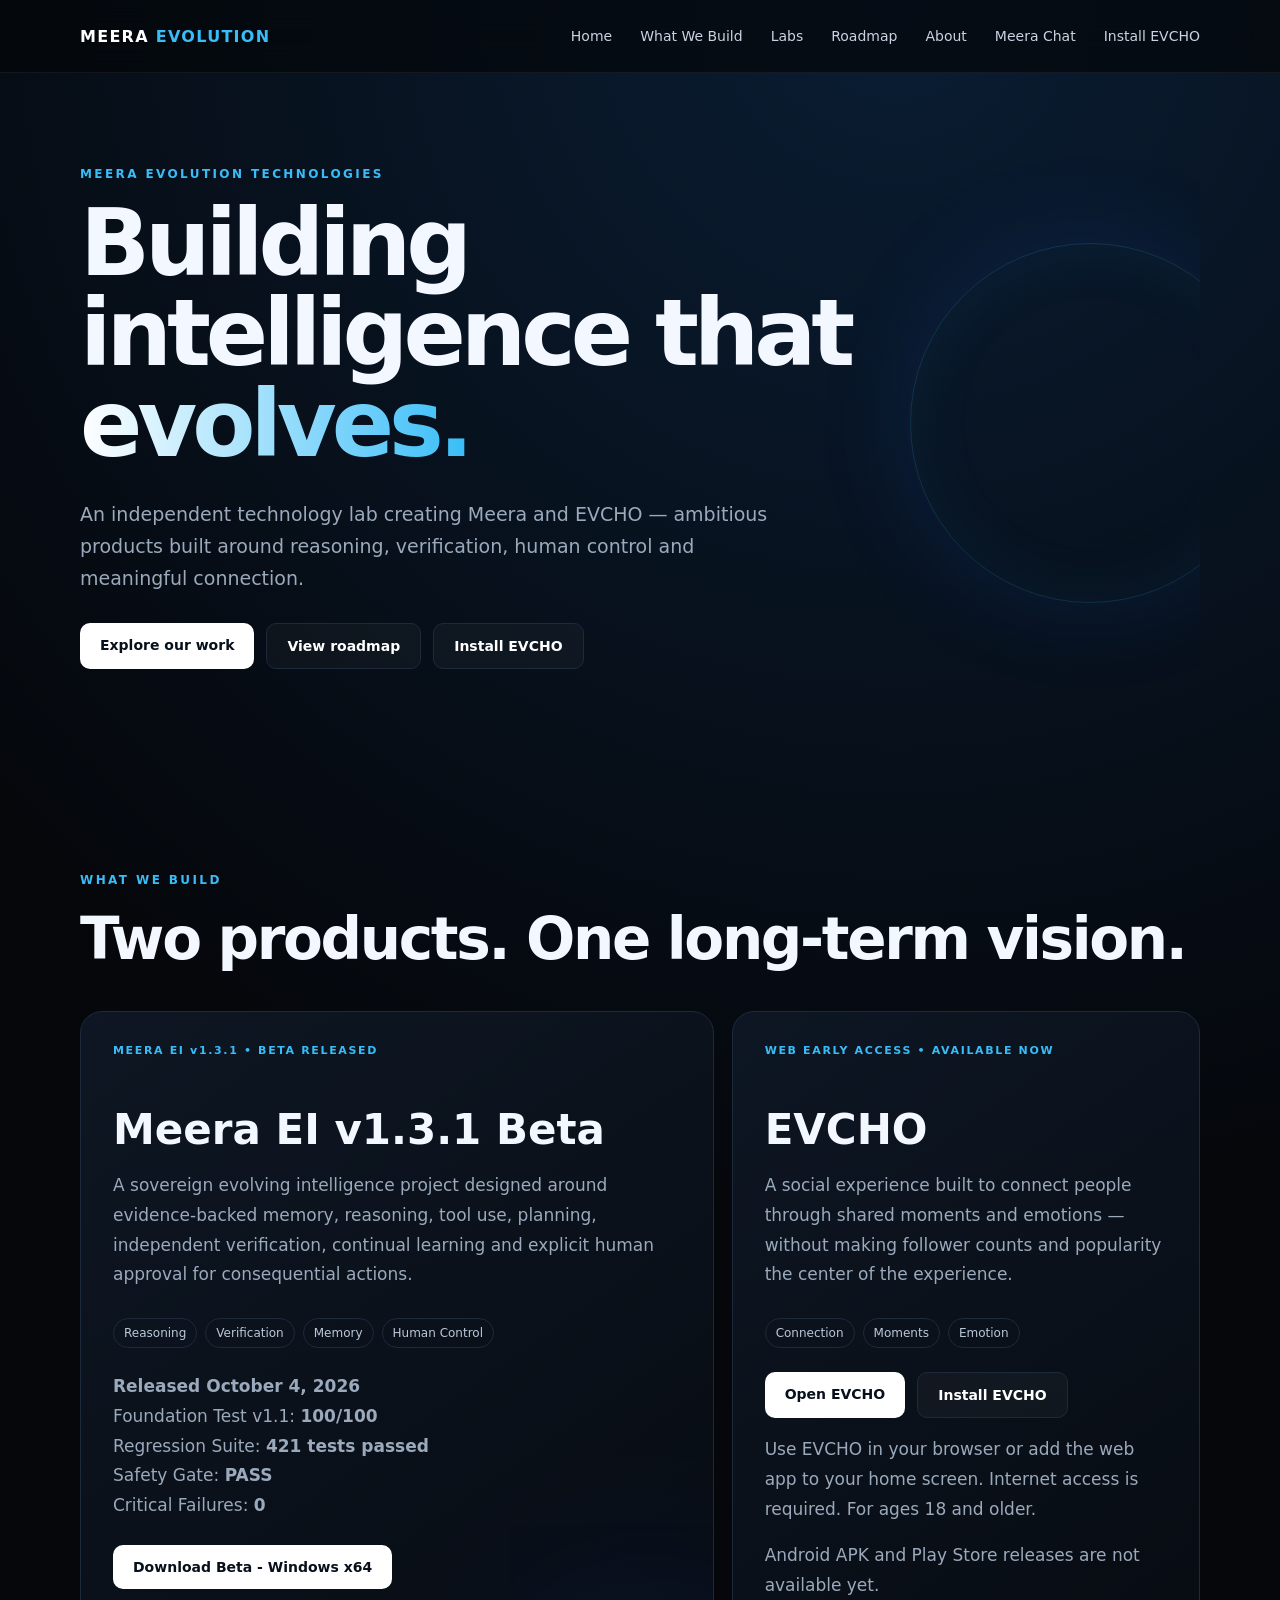
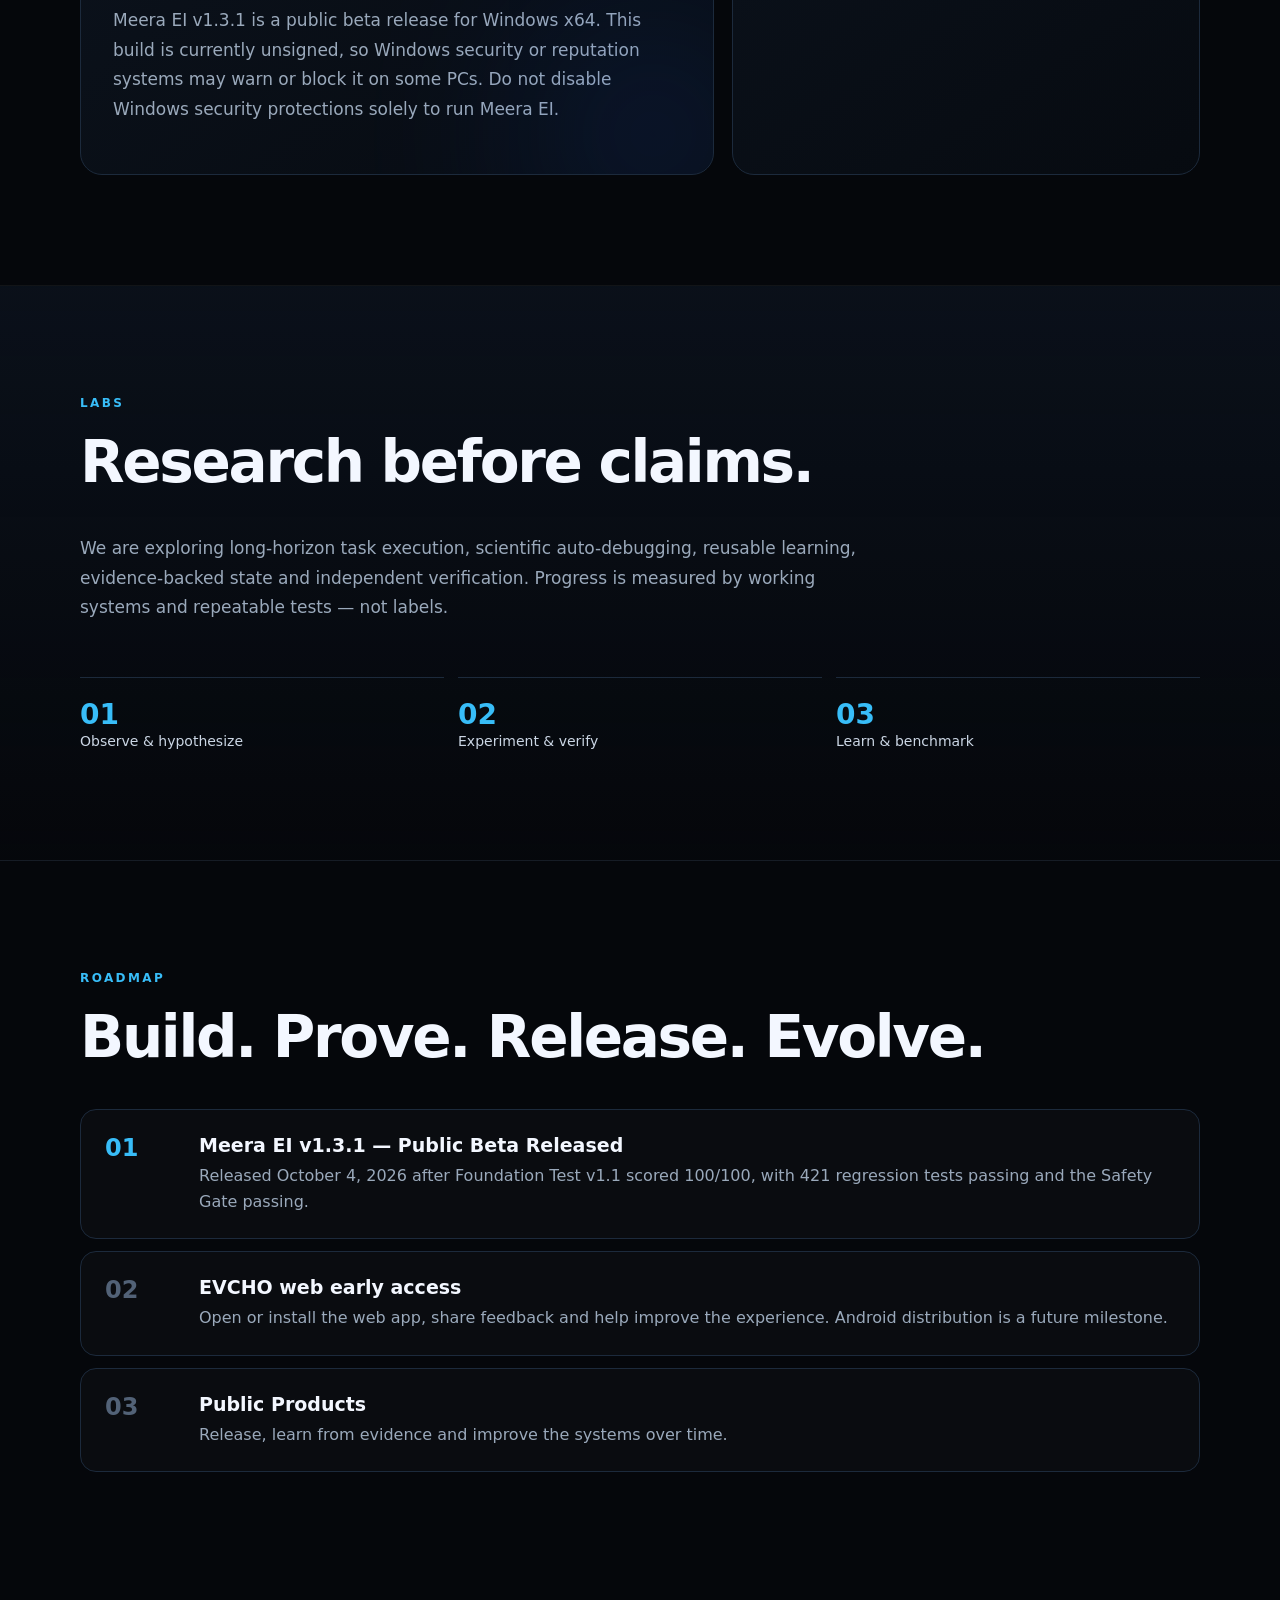
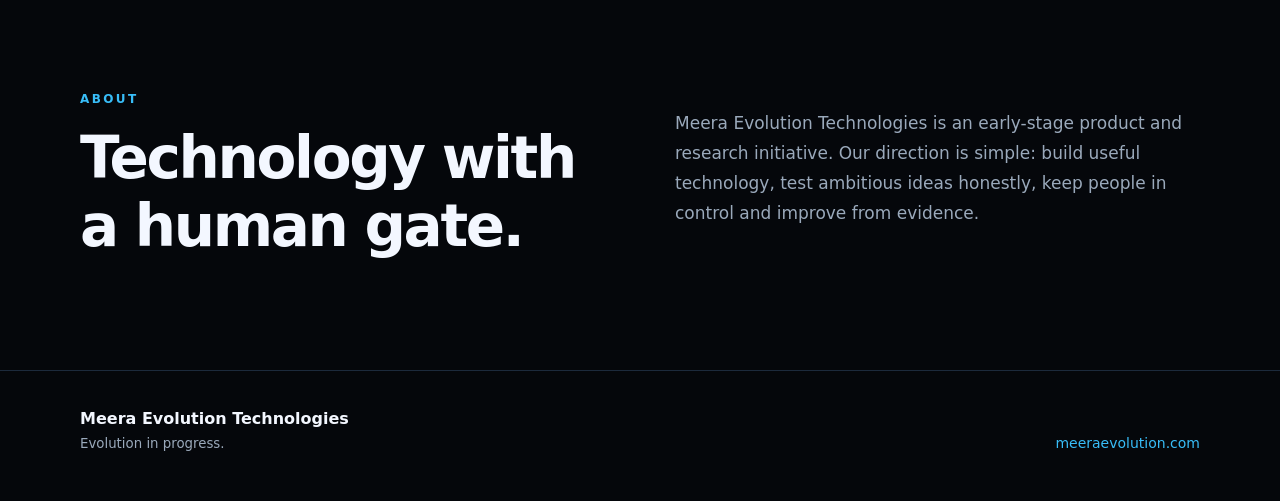
<file: index.html>
<!DOCTYPE html>
<html lang="en">
<head>
  <meta charset="UTF-8" />
  <meta name="viewport" content="width=device-width, initial-scale=1.0" />
  <meta name="description" content="Meera Evolution Technologies — building Meera EI and EVCHO. Meera EI v1.3.1 Beta released October 4, 2026." />
  <title>Meera Evolution Technologies</title>
  <link rel="stylesheet" href="style.css" />
</head>
<body>
  <header class="nav-wrap">
    <nav class="nav container">
      <a class="brand" href="#home">MEERA <span>EVOLUTION</span></a>
      <button class="menu" aria-label="Open navigation" aria-expanded="false">☰</button>
      <div class="nav-links">
        <a href="#home">Home</a>
        <a href="#build">What We Build</a>
        <a href="#labs">Labs</a>
        <a href="#roadmap">Roadmap</a>
        <a href="#about">About</a>
        <a href="chat/">Meera Chat</a>
        <a href="https://evcho-moments.sjusanjay04.chatgpt.site/install">Install EVCHO</a>
      </div>
    </nav>
  </header>
  <main>
    <section class="hero container" id="home">
      <div class="eyebrow">MEERA EVOLUTION TECHNOLOGIES</div>
      <h1>Building intelligence that <span>evolves.</span></h1>
      <p class="lead">An independent technology lab creating Meera and EVCHO — ambitious products built around reasoning, verification, human control and meaningful connection.</p>
      <div class="actions">
        <a class="btn primary" href="#build">Explore our work</a>
        <a class="btn secondary" href="#roadmap">View roadmap</a>
        <a class="btn secondary" href="https://evcho-moments.sjusanjay04.chatgpt.site/install">Install EVCHO</a>
      </div>
      <div class="orb" aria-hidden="true"></div>
    </section>
    <section class="section container" id="build">
      <div class="section-head">
        <div class="eyebrow">WHAT WE BUILD</div>
        <h2>Two products. One long-term vision.</h2>
      </div>
      <div class="cards">
        <article class="card featured">
          <div class="tag">MEERA EI v1.3.1 • BETA RELEASED</div>
          <h3>Meera EI v1.3.1 Beta</h3>
          <p>A sovereign evolving intelligence project designed around evidence-backed memory, reasoning, tool use, planning, independent verification, continual learning and explicit human approval for consequential actions.</p>

          <div class="chips">
            <span>Reasoning</span>
            <span>Verification</span>
            <span>Memory</span>
            <span>Human Control</span>
          </div>

          <p style="margin-top: 1.5rem;">
            <strong>Released October 4, 2026</strong><br />
            Foundation Test v1.1: <strong>100/100</strong><br />
            Regression Suite: <strong>421 tests passed</strong><br />
            Safety Gate: <strong>PASS</strong><br />
            Critical Failures: <strong>0</strong>
          </p>

          <div class="actions" style="margin-top: 1.5rem;">
            <a class="btn primary" href="https://github.com/sjusanjay04/meera-ei-releases/releases/download/v1.3.1-beta/Meera-EI-v1.3.1-Beta-Windows-x64.zip">Download Beta - Windows x64</a>
          </div>

          <p>Meera EI v1.3.1 is a public beta release for Windows x64. This build is currently unsigned, so Windows security or reputation systems may warn or block it on some PCs. Do not disable Windows security protections solely to run Meera EI.</p>
        </article>
        <article class="card" id="evcho">
          <div class="tag">WEB EARLY ACCESS • AVAILABLE NOW</div>
          <h3>EVCHO</h3>
          <p>A social experience built to connect people through shared moments and emotions — without making follower counts and popularity the center of the experience.</p>
          <div class="chips"><span>Connection</span><span>Moments</span><span>Emotion</span></div>
          <div class="actions" style="margin-top: 1.5rem; flex-wrap: wrap;">
            <a class="btn primary" href="https://evcho-moments.sjusanjay04.chatgpt.site">Open EVCHO</a>
            <a class="btn secondary" href="https://evcho-moments.sjusanjay04.chatgpt.site/install">Install EVCHO</a>
          </div>
          <p>Use EVCHO in your browser or add the web app to your home screen. Internet access is required. For ages 18 and older.</p>
          <p>Android APK and Play Store releases are not available yet.</p>
        </article>
      </div>
    </section>
    <section class="section band" id="labs">
      <div class="container">
        <div class="eyebrow">LABS</div>
        <h2>Research before claims.</h2>
        <p class="wide">We are exploring long-horizon task execution, scientific auto-debugging, reusable learning, evidence-backed state and independent verification. Progress is measured by working systems and repeatable tests — not labels.</p>
        <div class="metrics">
          <div><strong>01</strong><span>Observe &amp; hypothesize</span></div>
          <div><strong>02</strong><span>Experiment &amp; verify</span></div>
          <div><strong>03</strong><span>Learn &amp; benchmark</span></div>
        </div>
      </div>
    </section>
    <section class="section container" id="roadmap">
      <div class="eyebrow">ROADMAP</div>
      <h2>Build. Prove. Release. Evolve.</h2>
      <div class="timeline">
        <div class="step active"><span>01</span><div><b>Meera EI v1.3.1 — Public Beta Released</b><p>Released October 4, 2026 after Foundation Test v1.1 scored 100/100, with 421 regression tests passing and the Safety Gate passing.</p></div></div>
        <div class="step"><span>02</span><div><b>EVCHO web early access</b><p>Open or install the web app, share feedback and help improve the experience. Android distribution is a future milestone.</p></div></div>
        <div class="step"><span>03</span><div><b>Public Products</b><p>Release, learn from evidence and improve the systems over time.</p></div></div>
      </div>
    </section>
    <section class="section container about" id="about">
      <div>
        <div class="eyebrow">ABOUT</div>
        <h2>Technology with a human gate.</h2>
      </div>
      <p>Meera Evolution Technologies is an early-stage product and research initiative. Our direction is simple: build useful technology, test ambitious ideas honestly, keep people in control and improve from evidence.</p>
    </section>
  </main>
  <footer>
    <div class="container footer-inner">
      <div><b>Meera Evolution Technologies</b><small>Evolution in progress.</small></div>
      <div class="domain">meeraevolution.com</div>
    </div>
  </footer>
  <script src="script.js"></script>
</body>
</html>
</file>
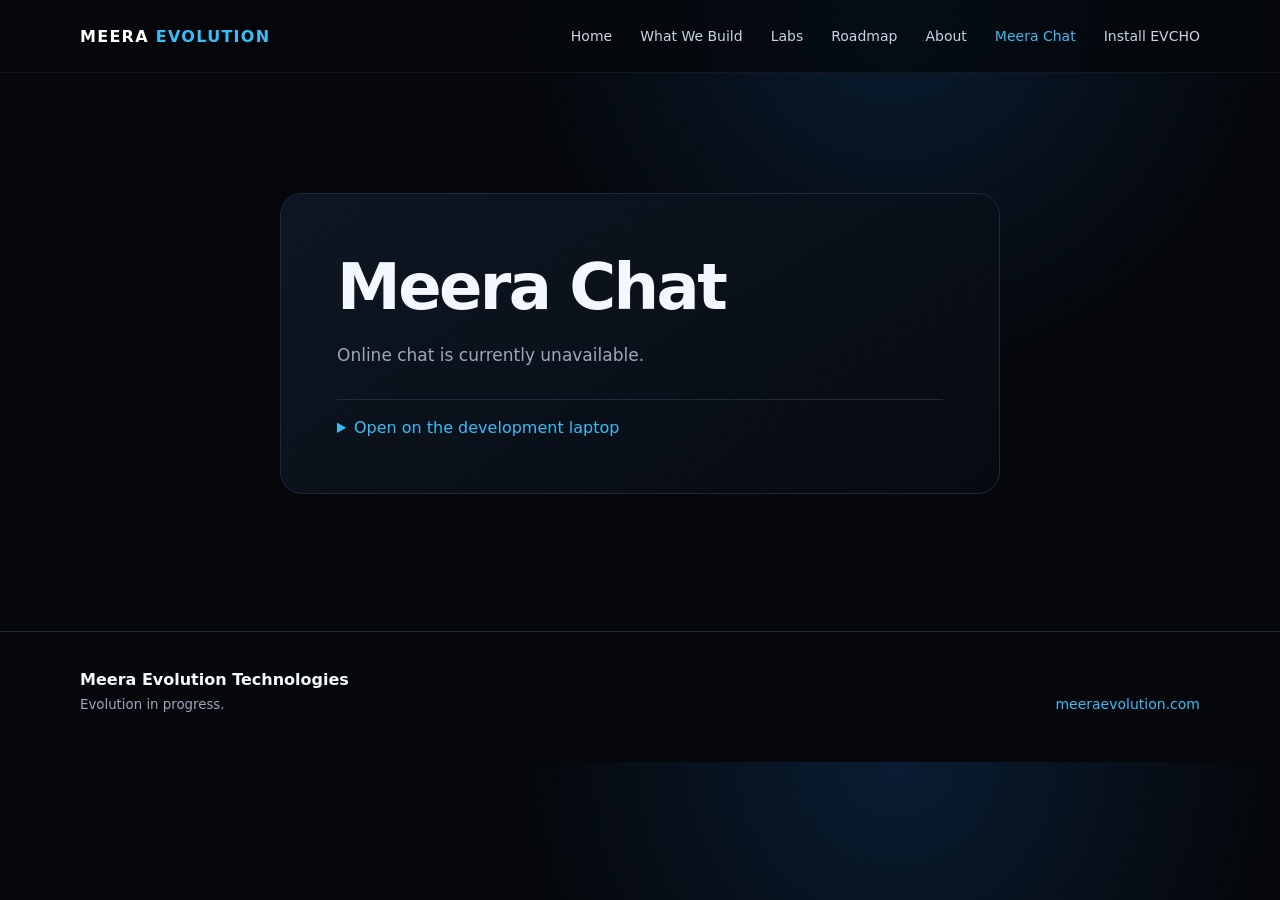
<file: chat/index.html>
<!DOCTYPE html>
<html lang="en">
<head>
  <meta charset="UTF-8">
  <meta name="viewport" content="width=device-width, initial-scale=1.0">
  <meta name="description" content="Open Meera EI Chat from Meera Evolution Technologies.">
  <title>Meera Chat | Meera Evolution Technologies</title>
  <link rel="stylesheet" href="../style.css">
  <link rel="stylesheet" href="chat.css">
</head>
<body>
  <header class="nav-wrap">
    <nav class="nav container" aria-label="Main navigation">
      <a class="brand" href="../">MEERA <span>EVOLUTION</span></a>
      <button class="menu" type="button" aria-label="Open navigation" aria-expanded="false">☰</button>
      <div class="nav-links">
        <a href="../">Home</a>
        <a href="../#build">What We Build</a>
        <a href="../#labs">Labs</a>
        <a href="../#roadmap">Roadmap</a>
        <a href="../#about">About</a>
        <a href="./" aria-current="page">Meera Chat</a>
        <a href="https://evcho-moments.sjusanjay04.chatgpt.site/install">Install EVCHO</a>
      </div>
    </nav>
  </header>
  <main class="chat-page container">
    <section class="card chat-card" aria-labelledby="chat-title">
      <h1 id="chat-title">Meera Chat</h1>
      <p id="chat-status">Online chat is currently unavailable.</p>
      <a id="open-chat" class="btn primary" hidden>Open Meera Chat</a>
      <details id="local-preview">
        <summary>Open on the development laptop</summary>
        <p>Start the Meera chat server on this computer, then open the local preview.</p>
        <a class="btn secondary" href="http://127.0.0.1:8767/">Open local preview</a>
      </details>
    </section>
  </main>
  <footer>
    <div class="container footer-inner">
      <div><b>Meera Evolution Technologies</b><small>Evolution in progress.</small></div>
      <div class="domain">meeraevolution.com</div>
    </div>
  </footer>
  <script src="../script.js"></script>
  <script src="chat.js"></script>
</body>
</html>
</file>
<file: style.css>
:root{--bg:#05070b;--panel:#0b111b;--text:#f3f7ff;--muted:#9aa9bb;--line:#1c2a3c;--accent:#38bdf8;--accent2:#2563eb}*{box-sizing:border-box}html{scroll-behavior:smooth}body{margin:0;background:radial-gradient(circle at 70% 0%,#0a1d33 0,transparent 32%),var(--bg);color:var(--text);font-family:Inter,ui-sans-serif,system-ui,-apple-system,BlinkMacSystemFont,"Segoe UI",sans-serif}.container{width:min(1120px,calc(100% - 40px));margin:auto}.nav-wrap{position:sticky;top:0;z-index:20;background:rgba(5,7,11,.72);backdrop-filter:blur(18px);border-bottom:1px solid rgba(255,255,255,.06)}.nav{height:72px;display:flex;align-items:center;justify-content:space-between}.brand{color:#fff;text-decoration:none;font-weight:800;letter-spacing:.08em}.brand span{color:var(--accent)}.nav-links{display:flex;gap:28px}.nav-links a{color:#c9d4e2;text-decoration:none;font-size:14px}.nav-links a:hover{color:#fff}.menu{display:none;background:none;border:0;color:#fff;font-size:24px}.hero{min-height:690px;display:flex;flex-direction:column;justify-content:center;position:relative;overflow:hidden}.eyebrow{color:var(--accent);font-size:12px;font-weight:800;letter-spacing:.2em;margin-bottom:18px}.hero h1{font-size:clamp(52px,8vw,92px);line-height:.98;letter-spacing:-.055em;max-width:900px;margin:0}.hero h1 span{background:linear-gradient(90deg,#fff,var(--accent));-webkit-background-clip:text;color:transparent}.lead{max-width:720px;color:var(--muted);font-size:19px;line-height:1.7;margin:28px 0}.actions{display:flex;gap:12px}.btn{padding:14px 20px;border-radius:10px;text-decoration:none;font-weight:700;font-size:14px}.primary{background:#fff;color:#07101b}.secondary{border:1px solid var(--line);color:#fff;background:rgba(255,255,255,.03)}.orb{position:absolute;width:360px;height:360px;border:1px solid rgba(56,189,248,.18);border-radius:50%;right:-70px;top:170px;box-shadow:0 0 100px rgba(37,99,235,.14),inset 0 0 70px rgba(56,189,248,.06)}.section{padding:110px 0}.section h2{font-size:clamp(36px,5vw,58px);letter-spacing:-.04em;margin:0 0 38px}.cards{display:grid;grid-template-columns:1.15fr .85fr;gap:18px}.card{min-height:330px;background:linear-gradient(145deg,rgba(14,23,36,.96),rgba(7,11,17,.96));border:1px solid var(--line);border-radius:22px;padding:32px;position:relative;overflow:hidden}.card.featured:after{content:"";position:absolute;width:180px;height:180px;border-radius:50%;background:var(--accent2);filter:blur(110px);right:-30px;bottom:-50px;opacity:.32}.tag{font-size:11px;letter-spacing:.15em;color:var(--accent);font-weight:800}.card h3{font-size:42px;margin:48px 0 14px}.card p,.wide,.about p{color:var(--muted);font-size:17px;line-height:1.75}.chips{display:flex;gap:8px;flex-wrap:wrap;margin-top:28px}.chips span{font-size:12px;border:1px solid var(--line);border-radius:999px;padding:7px 10px;color:#b9c8d9}.band{background:linear-gradient(180deg,rgba(12,20,32,.7),rgba(5,7,11,.2));border-top:1px solid rgba(255,255,255,.05);border-bottom:1px solid rgba(255,255,255,.05)}.wide{max-width:780px}.metrics{display:grid;grid-template-columns:repeat(3,1fr);gap:14px;margin-top:54px}.metrics div{border-top:1px solid var(--line);padding-top:20px}.metrics strong{font-size:28px;color:var(--accent);display:block}.metrics span{color:#cbd6e4;font-size:14px}.timeline{display:grid;gap:12px}.step{display:grid;grid-template-columns:72px 1fr;gap:22px;padding:24px;border:1px solid var(--line);border-radius:16px;background:rgba(255,255,255,.018)}.step>span{color:#526277;font-size:24px;font-weight:800}.step.active>span{color:var(--accent)}.step b{font-size:19px}.step p{color:var(--muted);margin:7px 0 0;line-height:1.6}.about{display:grid;grid-template-columns:1fr 1fr;gap:70px;align-items:start}.about h2{margin-bottom:0}footer{border-top:1px solid var(--line);padding:38px 0 50px}.footer-inner{display:flex;justify-content:space-between;align-items:end}.footer-inner small{display:block;color:var(--muted);margin-top:8px}.domain{color:var(--accent);font-size:14px}@media(max-width:760px){.nav-links{display:none;position:absolute;top:72px;left:0;right:0;padding:20px;background:#080d15;border-bottom:1px solid var(--line);flex-direction:column}.nav-links.open{display:flex}.menu{display:block}.hero{min-height:620px}.orb{width:240px;height:240px;opacity:.6}.cards,.metrics,.about{grid-template-columns:1fr}.section{padding:80px 0}.card{min-height:290px}.about{gap:20px}.footer-inner{align-items:start;gap:24px;flex-direction:column}}
</file>
<file: chat/chat.css>
.chat-page {
  padding-block: clamp(48px, 10vw, 120px);
  min-height: 62vh;
}

.chat-card {
  max-width: 720px;
  min-height: auto;
  margin-inline: auto;
  padding: clamp(24px, 6vw, 56px);
}

.chat-card h1 {
  margin: 0;
  font-size: clamp(36px, 7vw, 64px);
  letter-spacing: -.04em;
}

.chat-card .btn:not([hidden]) {
  display: inline-block;
}

.chat-card details {
  margin-top: 28px;
  padding-top: 18px;
  border-top: 1px solid var(--line);
}

.chat-card summary {
  color: var(--accent);
  cursor: pointer;
}

.nav-links a[aria-current="page"] {
  color: var(--accent);
}
</file>
